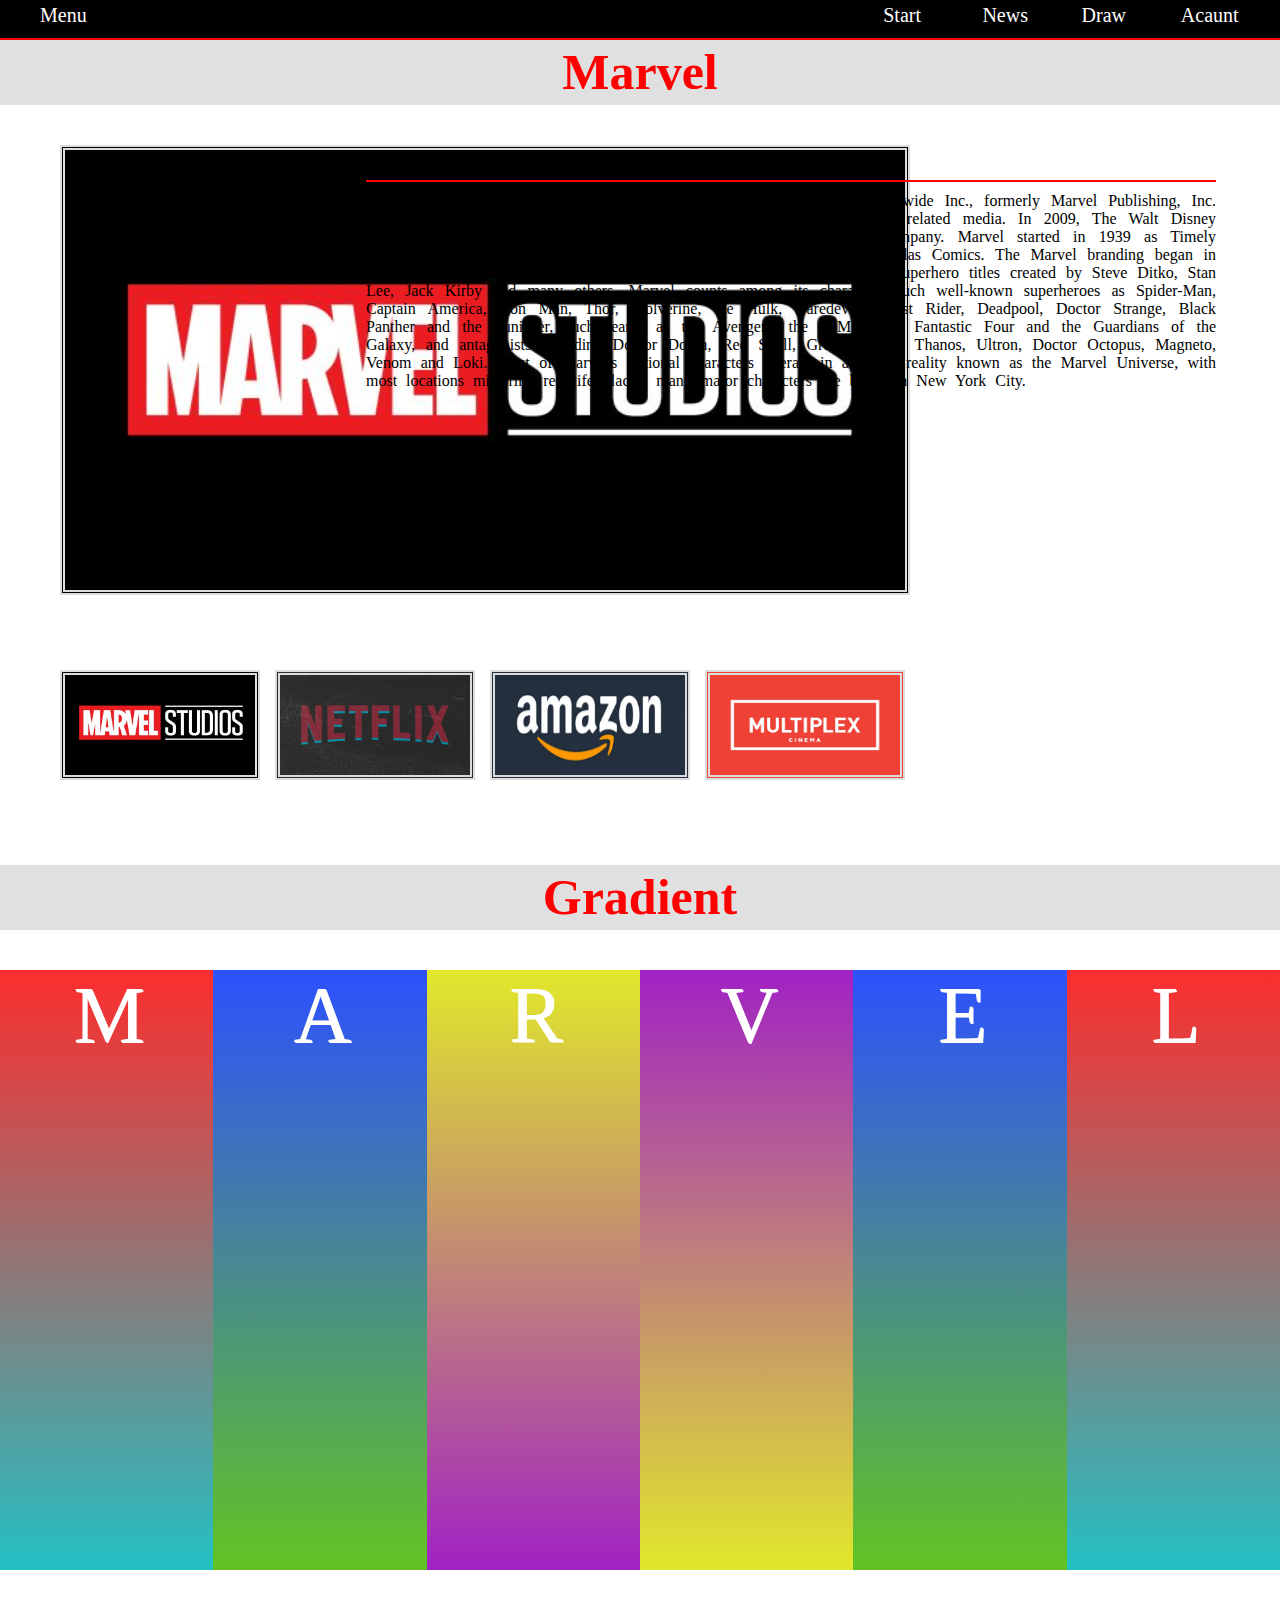
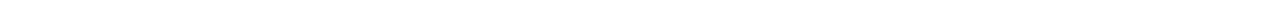
<file: Lesson_4/index.html>
<!DOCTYPE html>
<html lang="en">

<head>
    <!-- <style>
        body{
            background-color: #3d3c3c;
        }
    </style> -->
    <meta charset="UTF-8">
    <meta http-equiv="X-UA-Compatible" content="IE=edge">
    <meta name="viewport" content="width=device-width, initial-scale=1.0">
    <link rel="stylesheet" href="./styles/index.css">
    <title>Document</title>

</head>

<body>
    <!-- <div class="manual0">
    <div class="manual manual1"></div>
    <div class="manual manual2"></div>
    <div class="manual manual3"></div>
    <div class="manual manual4"></div>
    <div class="manual manual5"></div>
    </div> -->


    <ol class="menu0">
        <li class="menu menu1"> Menu
        <!-- <li class="menu-color">1</li> -->
        </li>
        <li class="menu menu2">Start
        <!-- <li class="menu-color">2</li> -->
        </li>
        <li class="menu menu3">News
        <!-- <li class="menu-color">3</li> -->
        </li>
        <li class="menu menu4">Draw
        <!-- <li class="menu-color">4</li> -->
        </li>
        <li class="menu menu5">Acaunt
        <!-- <li class="menu-color">5</li> -->
        </li>
    </ol>

    <h1 class="h1">Marvel</h1>
    <div class="box0">

        <div class="text">
            <h2 class="h2">About marmel</h2>
            <p>Marvel Comics is the brand name and primary imprint of Marvel Worldwide Inc., formerly Marvel Publishing,
                Inc. and Marvel Comics Group, a publisher of American comic books and related media. In 2009, The Walt
                Disney Company acquired Marvel Entertainment, Marvel Worldwide's parent company.

                Marvel started in 1939 as Timely Publications, and by the early 1950s, had generally become known as
                Atlas Comics. The Marvel branding began in 1961, the year that the company launched The Fantastic Four
                and other superhero titles created by Steve Ditko, Stan Lee, Jack Kirby and many others.

                Marvel counts among its characters such well-known superheroes as Spider-Man, Captain America, Iron Man,
                Thor, Wolverine, the Hulk, Daredevil, Ghost Rider, Deadpool, Doctor Strange, Black Panther and the
                Punisher, such teams as the Avengers, the X-Men, the Fantastic Four and the Guardians of the Galaxy, and
                antagonists including Doctor Doom, Red Skull, Green Goblin, Thanos, Ultron, Doctor Octopus, Magneto,
                Venom and Loki. Most of Marvel's fictional characters operate in a single reality known as the Marvel
                Universe, with most locations mirroring real-life places; many major characters are based in New York
                City.</p>
        </div>
    </div>

    <div class="picture">
        <div class="margin0"></div>
        <div class="box margin1"></div>
        <div class="box margin2"></div>
        <div class="box margin3"></div>
        <div class="box margin4"></div>


    </div>






    <!-- Gradient -->
    <h2 class="h02">Gradient</h2>
    <div class="div">

        <div class="Gradient Gradient1">
            <!-- <p class="p02">M</p> -->
            <ul class="ul">
                <li class="li">
                    <p class="p02">M</p>
                </li>
                <li class="li">
                    <p class="p03">Marvel Comics is the brand name and primary imprint of Marvel Worldwide
                        Inc., formerly Marvel Publishing, Inc. and Marvel Comics Group, a publisher of American comic
                        books
                        and related media. In 2009, The Walt Disney Company acquired Marvel Entertainment, Marvel
                        Worldwide's parent company.

                        Marvel started in 1939 as Timely Publications, and by the early 1950s, had generally become
                        known as
                        Atlas Comics. The Marvel branding began in 1961, the year that the company launched The
                        Fantastic
                        Four and other superhero titles created by Steve Ditko, Stan Lee, Jack Kirby and many others.

                        Marvel counts among its characters such well-known superheroes as Spider-Man, Captain America,
                        Iron
                        Man, Thor, Wolverine, the Hulk, Daredevil, Ghost Rider, Deadpool, Doctor Strange, Black Panther
                        and
                        the Punisher, such teams as the Avengers, the X-Men, the Fantastic Four and the Guardians of the
                        Galaxy, and antagonists including Doctor Doom, Red Skull, Green Goblin, Thanos, Ultron, Doctor
                        Octopus, Magneto, Venom and Loki. Most of Marvel's fictional characters operate in a single
                        reality
                        known as the Marvel Universe, with most locations mirroring real-life places; many major
                        characters
                        are based in New York City.</p>
                </li>
            </ul>
            
            

        </div>

        <div class="Gradient Gradient2">
            <!-- <p class="p02">A</p> -->
            <ul class="ul">
                <li class="li">
                    <p class="p02">A</p>
                </li>
                <li class="li">
                    <p class="p03">Marvel Comics is the brand name and primary imprint of Marvel Worldwide
                        Inc., formerly Marvel Publishing, Inc. and Marvel Comics Group, a publisher of American comic
                        books
                        and related media. In 2009, The Walt Disney Company acquired Marvel Entertainment, Marvel
                        Worldwide's parent company.

                        Marvel started in 1939 as Timely Publications, and by the early 1950s, had generally become
                        known as
                        Atlas Comics. The Marvel branding began in 1961, the year that the company launched The
                        Fantastic
                        Four and other superhero titles created by Steve Ditko, Stan Lee, Jack Kirby and many others.

                        Marvel counts among its characters such well-known superheroes as Spider-Man, Captain America,
                        Iron
                        Man, Thor, Wolverine, the Hulk, Daredevil, Ghost Rider, Deadpool, Doctor Strange, Black Panther
                        and
                        the Punisher, such teams as the Avengers, the X-Men, the Fantastic Four and the Guardians of the
                        Galaxy, and antagonists including Doctor Doom, Red Skull, Green Goblin, Thanos, Ultron, Doctor
                        Octopus, Magneto, Venom and Loki. Most of Marvel's fictional characters operate in a single
                        reality
                        known as the Marvel Universe, with most locations mirroring real-life places; many major
                        characters
                        are based in New York City.</p>
                </li>
            </ul>


        </div>

        <div class="Gradient Gradient3">
            <!-- <p class="p02">R</p> -->
            <ul class="ul">
                <li class="li">
                    <p class="p02">R</p>
                </li>
                <li class="li">
                    <p class="p03">Marvel Comics is the brand name and primary imprint of Marvel Worldwide
                        Inc., formerly Marvel Publishing, Inc. and Marvel Comics Group, a publisher of American comic
                        books
                        and related media. In 2009, The Walt Disney Company acquired Marvel Entertainment, Marvel
                        Worldwide's parent company.

                        Marvel started in 1939 as Timely Publications, and by the early 1950s, had generally become
                        known as
                        Atlas Comics. The Marvel branding began in 1961, the year that the company launched The
                        Fantastic
                        Four and other superhero titles created by Steve Ditko, Stan Lee, Jack Kirby and many others.

                        Marvel counts among its characters such well-known superheroes as Spider-Man, Captain America,
                        Iron
                        Man, Thor, Wolverine, the Hulk, Daredevil, Ghost Rider, Deadpool, Doctor Strange, Black Panther
                        and
                        the Punisher, such teams as the Avengers, the X-Men, the Fantastic Four and the Guardians of the
                        Galaxy, and antagonists including Doctor Doom, Red Skull, Green Goblin, Thanos, Ultron, Doctor
                        Octopus, Magneto, Venom and Loki. Most of Marvel's fictional characters operate in a single
                        reality
                        known as the Marvel Universe, with most locations mirroring real-life places; many major
                        characters
                        are based in New York City.</p>
                </li>
            </ul>


        </div>

        <div class="Gradient Gradient4">
            <!-- <p class="p02">V</p> -->
            <ul class="ul">
                <li class="li">
                    <p class="p02">V</p>
                </li>
                <li class="li">
                    <p class="p03">Marvel Comics is the brand name and primary imprint of Marvel Worldwide
                        Inc., formerly Marvel Publishing, Inc. and Marvel Comics Group, a publisher of American comic
                        books
                        and related media. In 2009, The Walt Disney Company acquired Marvel Entertainment, Marvel
                        Worldwide's parent company.

                        Marvel started in 1939 as Timely Publications, and by the early 1950s, had generally become
                        known as
                        Atlas Comics. The Marvel branding began in 1961, the year that the company launched The
                        Fantastic
                        Four and other superhero titles created by Steve Ditko, Stan Lee, Jack Kirby and many others.

                        Marvel counts among its characters such well-known superheroes as Spider-Man, Captain America,
                        Iron
                        Man, Thor, Wolverine, the Hulk, Daredevil, Ghost Rider, Deadpool, Doctor Strange, Black Panther
                        and
                        the Punisher, such teams as the Avengers, the X-Men, the Fantastic Four and the Guardians of the
                        Galaxy, and antagonists including Doctor Doom, Red Skull, Green Goblin, Thanos, Ultron, Doctor
                        Octopus, Magneto, Venom and Loki. Most of Marvel's fictional characters operate in a single
                        reality
                        known as the Marvel Universe, with most locations mirroring real-life places; many major
                        characters
                        are based in New York City.</p>
                </li>
            </ul>


        </div>

        <div class="Gradient Gradient5">
            <!-- <p class="p02">E</p> -->
            <ul class="ul">
                <li class="li">
                    <p class="p02">E</p>
                </li>
                <li class="li">
                    <p class="p03">Marvel Comics is the brand name and primary imprint of Marvel Worldwide
                        Inc., formerly Marvel Publishing, Inc. and Marvel Comics Group, a publisher of American comic
                        books
                        and related media. In 2009, The Walt Disney Company acquired Marvel Entertainment, Marvel
                        Worldwide's parent company.

                        Marvel started in 1939 as Timely Publications, and by the early 1950s, had generally become
                        known as
                        Atlas Comics. The Marvel branding began in 1961, the year that the company launched The
                        Fantastic
                        Four and other superhero titles created by Steve Ditko, Stan Lee, Jack Kirby and many others.

                        Marvel counts among its characters such well-known superheroes as Spider-Man, Captain America,
                        Iron
                        Man, Thor, Wolverine, the Hulk, Daredevil, Ghost Rider, Deadpool, Doctor Strange, Black Panther
                        and
                        the Punisher, such teams as the Avengers, the X-Men, the Fantastic Four and the Guardians of the
                        Galaxy, and antagonists including Doctor Doom, Red Skull, Green Goblin, Thanos, Ultron, Doctor
                        Octopus, Magneto, Venom and Loki. Most of Marvel's fictional characters operate in a single
                        reality
                        known as the Marvel Universe, with most locations mirroring real-life places; many major
                        characters
                        are based in New York City.</p>
                </li>
            </ul>

        </div>

        <div class="Gradient Gradient6">
            <!-- <p class="p02">L</p> -->
            <ul class="ul">
                <li class="li">
                    <p class="p02">L</p>
                </li>
                <li class="li">
                    <p class="p03">Marvel Comics is the brand name and primary imprint of Marvel Worldwide
                        Inc., formerly Marvel Publishing, Inc. and Marvel Comics Group, a publisher of American comic
                        books
                        and related media. In 2009, The Walt Disney Company acquired Marvel Entertainment, Marvel
                        Worldwide's parent company.

                        Marvel started in 1939 as Timely Publications, and by the early 1950s, had generally become
                        known as
                        Atlas Comics. The Marvel branding began in 1961, the year that the company launched The
                        Fantastic
                        Four and other superhero titles created by Steve Ditko, Stan Lee, Jack Kirby and many others.

                        Marvel counts among its characters such well-known superheroes as Spider-Man, Captain America,
                        Iron
                        Man, Thor, Wolverine, the Hulk, Daredevil, Ghost Rider, Deadpool, Doctor Strange, Black Panther
                        and
                        the Punisher, such teams as the Avengers, the X-Men, the Fantastic Four and the Guardians of the
                        Galaxy, and antagonists including Doctor Doom, Red Skull, Green Goblin, Thanos, Ultron, Doctor
                        Octopus, Magneto, Venom and Loki. Most of Marvel's fictional characters operate in a single
                        reality
                        known as the Marvel Universe, with most locations mirroring real-life places; many major
                        characters
                        are based in New York City.</p>
                </li>
            </ul>


        </div>
    </div>


</body>

</html>
</file>
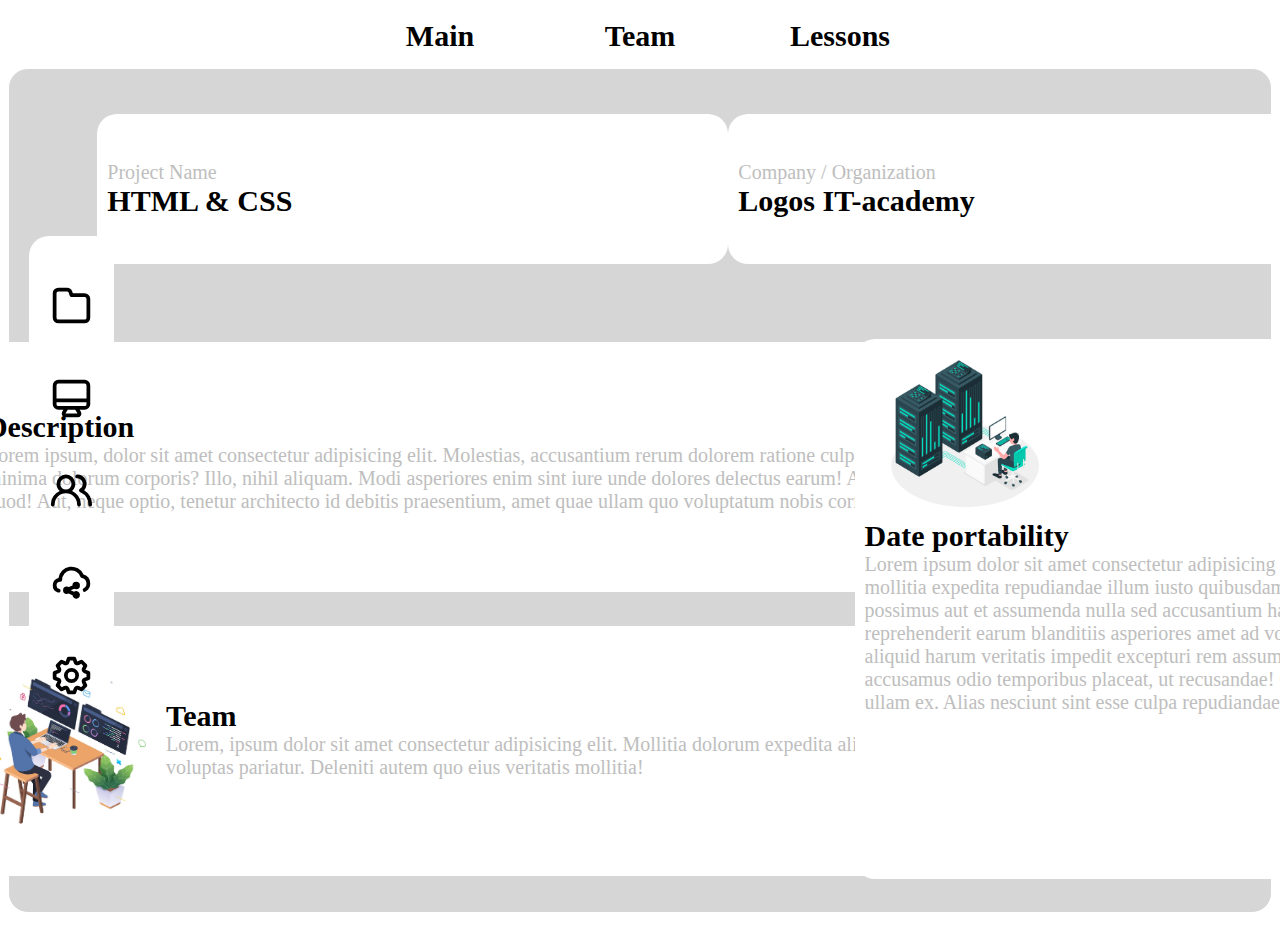
<file: Lesson_5/index.html>
<!DOCTYPE html>
<html lang="en">

<head>
    <meta charset="UTF-8">
    <meta http-equiv="X-UA-Compatible" content="IE=edge">
    <meta name="viewport" content="width=device-width, initial-scale=1.0">
    <link rel="stylesheet" href="./Styles/index.css">
    <!-- <style>
        body {
            background-color: rgb(222, 222, 222);
        }
    </style> -->
    <title>Lesson_5</title>
</head>

<body>


    <div class="menu_start">
        <table>
            <tr class="min">
                <td class="menu"><a href="index.html" class="a1">Main</a></td>
                <td class="menu"><a href="team.html" class="a1">Team</a></td>
                <td class="menu"><a href="lessons.html" class="a1">Lessons</a></td>
            </tr>
        </table>
    </div>

    <div class="background_color">
        <div class="box2">
            <div class="main0">
                <div class="main"><a class="a_0" href=""><img class="main_001" src="./Picture/folder.svg" alt="#">
                        <div class="main_002">
                            <p class="p_00">Project</p>
                        </div>
                    </a></div>
                <div class="main"><a class="a_0" href="account.html"><img class="main_001" src="./Picture/monitor.svg"
                            alt="#">
                        <div class="main_002">
                            <p class="p_00">Account</p>
                        </div>
                    </a></div>
                <div class="main"><a class="a_0" href=""><img class="main_001" src="./Picture/users-alt.svg" alt="#">
                        <div class="main_002">
                            <p class="p_00">Grups</p>
                        </div>
                    </a></div>
                <div class="main"><a class="a_0" href=""><img class="main_001" src="./Picture/cloud-share.svg" alt="#">
                        <div class="main_002">
                            <p class="p_00">Cloud</p>
                        </div>
                    </a></div>
                <div class="main"><a class="a_0" href=""><img class="main_001" src="./Picture/cog.svg" alt="#">
                        <div class="main_002">
                            <p class="p_00">Setting</p>
                        </div>
                    </a></div>
            </div>
        </div>
       
        <div class="box3">

            <div class="box4">
                <div class="mor mor0">
                    <p class="p_01_01">Project Name</p>
                    <p class="p_02_02">HTML & CSS</p>
                </div>
                <div class="mor mor0">
                    <p class="p_01_01">Company / Organization</p>
                    <p class="p_02_02">Logos IT-academy</p>
                </div>
            </div>
            <div class="box6">
                <div class="box5">
                    <div class="mor1">
                        <p class="p_02_02">Description</p>
                        <p class="p_01_01 p00">Lorem ipsum, dolor sit amet consectetur adipisicing elit. Molestias,
                            accusantium
                            rerum dolorem ratione culpa officiis minima dolorum corporis? Illo, nihil aliquam. Modi
                            asperiores enim sint iure unde dolores delectus earum! At nam fuga quod! Aut, neque optio,
                            tenetur architecto id debitis praesentium, amet quae ullam quo voluptatum nobis corrupti et.
                        </p>
                    </div>
                    <div class="mor1 mor2">
                        <div><img class="picture1" src="./Picture/team.jpg" alt="#"></div>
                        <div class="text1">
                            <p class="p_02_02">Team</p>
                            <p class="p_01_01 p01">Lorem, ipsum dolor sit amet consectetur adipisicing elit. Mollitia
                                dolorum
                                expedita aliquid voluptas pariatur. Deleniti autem quo eius veritatis mollitia!</p>
                        </div>
                    </div>
                </div>
                <div class="mor3 mor4">
                    <div><img class="picture2" src="./Picture/data.jpg" alt="#"></div>
                    <div class="text2">
                        <p class="p_02_02">Date portability</p>
                        <p class="p_01_01 p02">Lorem ipsum dolor sit amet consectetur adipisicing elit. Porro quod natus
                            facilis
                            mollitia expedita repudiandae illum iusto quibusdam quis beatae nihil, id unde, possimus aut
                            et assumenda nulla sed accusantium harum culpa? Quos reprehenderit earum blanditiis
                            asperiores amet ad voluptatibus necessitatibus aliquid harum veritatis impedit excepturi rem
                            assumenda dolor pariatur, sint totam accusamus odio temporibus placeat, ut recusandae! Cum
                            temporibus ad delectus ullam ex. Alias nesciunt sint esse culpa repudiandae?</p>
                    </div>
                </div>
            </div>
        </div>
    </div>

    <!-- <div class="box1"> -->
    <!-- <div class="project">
            <div class="project-name1"><p class="p_1">Project Name</p><h3 class="h3">HTML & CSS</h3></div>
            <div class="project-name2"><p class="p_1">Company /  Organization</p><h3 class="h3">Logos IT-academy</h3></div>
        </div> -->

    <!-- <div class="box2">
            <table class="main1">
                <tr class="main0">
                    <td class="main"><img src="./Picture/folder.svg" alt="#"></td>
                    <td class="main"><img src="./Picture/monitor.svg" alt="#"></td>
                    <td class="main"><img src="./Picture/users-alt.svg" alt="#"></td>
                    <td class="main"><img src="./Picture/cloud-share.svg" alt="#"></td>
                    <td class="main"><img src="./Picture/cog.svg" alt="#"></td>
                </tr>
            </table>
        </div> -->

    <!-- <div class="box3">
            <table style="width:100%">
                <tr>
                    style="width:70%"
                    colspan="2" rowspan="2"

                    <th class="th0 th1"></th>
                    <th class="th0 th1"></th>
                    <th class="th0 th1"></th>
                    <th class="th0 th1"></th>
                    <th class="th0 th1"></th>
                    <th class="th0 th1"></th>
                    <th class="th0 th1"></th>
                    <th class="th0 th1"></th>
                    <th class="th0 th1"></th>
                    <th class="th0 th1"></th>
                    <th class="th0 th1"></th>
                    <th class="th0 th1"></th>
                    <th class="th0 th1"></th>
                    <th class="th0 th1"></th>
                    <th class="th0 th1"></th>
                    <th class="th0 th1"></th>
                    <th class="th0 th1"></th>
                    <th class="th0 th1"></th>
                    <th class="th0 th1"></th>
                    <th class="th0 th1"></th>
                    <th class="th0 th1"></th>
                    <th class="th0 th1"></th>
                    <th class="th0 th1"></th>
                    <th class="th0 th1"></th>
                    <th class="th0 th1"></th>
                </tr>
                <tr>
                    <th class="th0 th2"></th>
                    <th class="th0 th2_1" colspan="11" rowspan="4"><div class="p_01"><p class="p_1">Project Name</p><p class="p_1_2">HTML & CSS</p></div></th>
                    <th class="th0 th2">2</th>
                    <th class="th0 th2">2</th>
                    <th class="th0 th2">2</th>
                    <th class="th0 th2">2</th>
                    <th class="th0 th2">2</th>
                    <th class="th0 th2">2</th>
                    <th class="th0 th2">2</th>
                    <th class="th0 th2">2</th>
                    <th class="th0 th2">2</th>
                    <th class="th0 th2">2</th>
                    <th class="th0 th2">2</th>
                    <th class="th0 th2"></th>
                    <th class="th0 th2_2" colspan="11" rowspan="4"><div class="p_01"><p class="p_1">Company / Organization</p><p class="p_1_2">Logos IT-academy</p></div></th>
                    <th class="th0 th2">2</th>
                    <th class="th0 th2">2</th>
                    <th class="th0 th2">2</th>
                    <th class="th0 th2">2</th>
                    <th class="th0 th2">2</th>
                    <th class="th0 th2">2</th>
                    <th class="th0 th2">2</th>
                    <th class="th0 th2">2</th>
                    <th class="th0 th2">2</th>
                    <th class="th0 th2">2</th>
                    <th class="th0 th2"></th>
                </tr>
                <tr>
                    <th class="th0 th3">3</th>
                    <th class="th0 th3">3</th>
                    <th class="th0 th3">3</th>
                    <th class="th0 th3">3</th>
                    <th class="th0 th3">3</th>
                    <th class="th0 th3">3</th>
                    <th class="th0 th3">3</th>
                    <th class="th0 th3">3</th>
                    <th class="th0 th3">3</th>
                    <th class="th0 th3">3</th>
                    <th class="th0 th3">3</th>
                    <th class="th0 th3">3</th>
                    <th class="th0 th3">3</th>
                    <th class="th0 th3">3</th>
                    <th class="th0 th3">3</th>
                    <th class="th0 th3">3</th>
                    <th class="th0 th3">3</th>
                    <th class="th0 th3">3</th>
                    <th class="th0 th3">3</th>
                    <th class="th0 th3">3</th>
                    <th class="th0 th3">3</th>
                    <th class="th0 th3">3</th>
                    <th class="th0 th3"></th>
                    <th class="th0 th3"></th>
                    <th class="th0 th3"></th>
                </tr>
                <tr>
                    <th class="th0 th4">4</th>
                    <th class="th0 th4">4</th>
                    <th class="th0 th4">4</th>
                    <th class="th0 th4">4</th>
                    <th class="th0 th4">4</th>
                    <th class="th0 th4">4</th>
                    <th class="th0 th4">4</th>
                    <th class="th0 th4">4</th>
                    <th class="th0 th4">4</th>
                    <th class="th0 th4">4</th>
                    <th class="th0 th4">4</th>
                    <th class="th0 th4">4</th>
                    <th class="th0 th4">4</th>
                    <th class="th0 th4">4</th>
                    <th class="th0 th4">4</th>
                    <th class="th0 th4">4</th>
                    <th class="th0 th4">4</th>
                    <th class="th0 th4">4</th>
                    <th class="th0 th4">4</th>
                    <th class="th0 th4">4</th>
                    <th class="th0 th4">4</th>
                    <th class="th0 th4">4</th>
                    <th class="th0 th4"></th>
                    <th class="th0 th4"></th>
                    <th class="th0 th4"></th>
                </tr>
                <tr>
                    <th class="th0 th5"></th>
                    <th class="th0 th5"></th>
                    <th class="th0 th5"></th>
                    <th class="th0 th5">5</th>
                    <th class="th0 th5">5</th>
                    <th class="th0 th5">5</th>
                    <th class="th0 th5">5</th>
                    <th class="th0 th5">5</th>
                    <th class="th0 th5">5</th>
                    <th class="th0 th5">5</th>
                    <th class="th0 th5">5</th>
                    <th class="th0 th5">5</th>
                    <th class="th0 th5">5</th>
                    <th class="th0 th5">5</th>
                    <th class="th0 th5">5</th>
                    <th class="th0 th5">5</th>
                    <th class="th0 th5">5</th>
                    <th class="th0 th5">5</th>
                    <th class="th0 th5">5</th>
                    <th class="th0 th5">5</th>
                    <th class="th0 th5">5</th>
                    <th class="th0 th5">5</th>
                    <th class="th0 th5">5</th>
                    <th class="th0 th5">5</th>
                    <th class="th0 th5">5</th>
                </tr>
                <tr>
                    <th class="th0 th5"></th>
                    <th class="th0 th6"></th>
                    <th class="th0 th5"></th>
                    <th class="th0 th6"></th>
                    <th class="th0 th6"></th>
                    <th class="th0 th6"></th>
                    <th class="th0 th6"></th>
                    <th class="th0 th6"></th>
                    <th class="th0 th6"></th>
                    <th class="th0 th6"></th>
                    <th class="th0 th6"></th>
                    <th class="th0 th6"></th>
                    <th class="th0 th6"></th>
                    <th class="th0 th6"></th>
                    <th class="th0 th6"></th>
                    <th class="th0 th6"></th>
                    <th class="th0 th6"></th>
                    <th class="th0 th6"></th>
                    <th class="th0 th6"></th>
                    <th class="th0 th6"></th>
                    <th class="th0 th6"></th>
                    <th class="th0 th6"></th>
                    <th class="th0 th6"></th>
                    <th class="th0 th6"></th>
                    <th class="th0 th6"></th>
                </tr>
                <tr>
                    <th class="th0 th7"></th>
                    <th class="th0 th7_1" colspan="15" rowspan="6"><div class="p_02"><p class="p_1_2">Description</p><p class="p_1">Lorem ipsum dolor, sit amet consectetur adipisicing elit. Nostrum, maxime delectus? Necessitatibus dolore consequuntur reiciendis earum? Corrupti accusamus sequi qui assumenda, maxime consequuntur unde nihil eveniet magnam nulla! Fuga, expedita!</p></div></th>
                    <th class="th0 th7"></th>
                    <th class="th0 th7_2" colspan="7" rowspan="13">1</th>
                    <th class="th0 th7"></th>
                    <th class="th0 th7">7</th>
                    <th class="th0 th7">7</th>
                    <th class="th0 th7">7</th>
                    <th class="th0 th7">7</th>
                    <th class="th0 th7">7</th>
                    <th class="th0 th7">7</th>
                    <th class="th0 th7">7</th>
                    <th class="th0 th7">7</th>
                    <th class="th0 th7">7</th>
                    <th class="th0 th7">7</th>
                    <th class="th0 th7">7</th>
                    <th class="th0 th7">7</th>
                    <th class="th0 th7">7</th>
                    <th class="th0 th7">7</th>
                    <th class="th0 th7">7</th>
                    <th class="th0 th7">7</th>
                    <th class="th0 th7">7</th>
                    <th class="th0 th7">7</th>
                    <th class="th0 th7">7</th>
                    <th class="th0 th7">7</th>
                </tr>
                <tr>
                    <th class="th0 th8"></th>
                    <th class="th0 th8"></th>
                    <th class="th0 th8"></th>
                    <th class="th0 th8">8</th>
                    <th class="th0 th8">8</th>
                    <th class="th0 th8">8</th>
                    <th class="th0 th8">8</th>
                    <th class="th0 th8">8</th>
                    <th class="th0 th8">8</th>
                    <th class="th0 th8">8</th>
                    <th class="th0 th8">8</th>
                    <th class="th0 th8">8</th>
                    <th class="th0 th8">8</th>
                    <th class="th0 th8">8</th>
                    <th class="th0 th8">8</th>
                    <th class="th0 th8">8</th>
                    <th class="th0 th8">8</th>
                    <th class="th0 th8">8</th>
                    <th class="th0 th8">8</th>
                    <th class="th0 th8">8</th>
                    <th class="th0 th8">8</th>
                    <th class="th0 th8">8</th>
                    <th class="th0 th8">8</th>
                    <th class="th0 th8">8</th>
                    <th class="th0 th8">8</th>
                </tr>
                <tr>
                    <th class="th0 th9"></th>
                    <th class="th0 th9"></th>
                    <th class="th0 th9"></th>
                    <th class="th0 th9">9</th>
                    <th class="th0 th9">9</th>
                    <th class="th0 th9">9</th>
                    <th class="th0 th9">9</th>
                    <th class="th0 th9">9</th>
                    <th class="th0 th9">9</th>
                    <th class="th0 th9">9</th>
                    <th class="th0 th9">9</th>
                    <th class="th0 th9">9</th>
                    <th class="th0 th9">9</th>
                    <th class="th0 th9">9</th>
                    <th class="th0 th9">9</th>
                    <th class="th0 th9">9</th>
                    <th class="th0 th9">9</th>
                    <th class="th0 th9">9</th>
                    <th class="th0 th9">9</th>
                    <th class="th0 th9">9</th>
                    <th class="th0 th9">9</th>
                    <th class="th0 th9">9</th>
                    <th class="th0 th9">9</th>
                    <th class="th0 th9">9</th>
                    <th class="th0 th9">9</th>
                </tr>
                <tr>
                    <th class="th0 th10"></th>
                    <th class="th0 th10"></th>
                    <th class="th0 th10"></th>
                    <th class="th0 th10">10</th>
                    <th class="th0 th10">10</th>
                    <th class="th0 th10">10</th>
                    <th class="th0 th10">10</th>
                    <th class="th0 th10">10</th>
                    <th class="th0 th10">10</th>
                    <th class="th0 th10">10</th>
                    <th class="th0 th10">10</th>
                    <th class="th0 th10">10</th>
                    <th class="th0 th10">10</th>
                    <th class="th0 th10">10</th>
                    <th class="th0 th10">10</th>
                    <th class="th0 th10">10</th>
                    <th class="th0 th10">10</th>
                    <th class="th0 th10">10</th>
                    <th class="th0 th10">10</th>
                    <th class="th0 th10">10</th>
                    <th class="th0 th10">10</th>
                    <th class="th0 th10">10</th>
                    <th class="th0 th10">10</th>
                    <th class="th0 th10">10</th>
                    <th class="th0 th10">10</th>
                </tr>
                <tr>
                    <th class="th0 th11"></th>
                    <th class="th0 th11"></th>
                    <th class="th0 th11"></th>
                    <th class="th0 th11">11</th>
                    <th class="th0 th11">11</th>
                    <th class="th0 th11">11</th>
                    <th class="th0 th11">11</th>
                    <th class="th0 th11">11</th>
                    <th class="th0 th11">11</th>
                    <th class="th0 th11">11</th>
                    <th class="th0 th11">11</th>
                    <th class="th0 th11">11</th>
                    <th class="th0 th11">11</th>
                    <th class="th0 th11">11</th>
                    <th class="th0 th11">11</th>
                    <th class="th0 th11">11</th>
                    <th class="th0 th11">11</th>
                    <th class="th0 th11">11</th>
                    <th class="th0 th11">11</th>
                    <th class="th0 th11">11</th>
                    <th class="th0 th11">11</th>
                    <th class="th0 th11">11</th>
                    <th class="th0 th11">11</th>
                    <th class="th0 th11">11</th>
                    <th class="th0 th11">11</th>
                </tr>
                <tr>
                    <th class="th0 th12"></th>
                    <th class="th0 th12"></th>
                    <th class="th0 th12"></th>
                    <th class="th0 th12">12</th>
                    <th class="th0 th12">12</th>
                    <th class="th0 th12">12</th>
                    <th class="th0 th12">12</th>
                    <th class="th0 th12">12</th>
                    <th class="th0 th12">12</th>
                    <th class="th0 th12">12</th>
                    <th class="th0 th12">12</th>
                    <th class="th0 th12">12</th>
                    <th class="th0 th12">12</th>
                    <th class="th0 th12">12</th>
                    <th class="th0 th12">12</th>
                    <th class="th0 th12">12</th>
                    <th class="th0 th12">12</th>
                    <th class="th0 th12">12</th>
                    <th class="th0 th12">12</th>
                    <th class="th0 th12">12</th>
                    <th class="th0 th12">12</th>
                    <th class="th0 th12">12</th>
                    <th class="th0 th12">12</th>
                    <th class="th0 th12">12</th>
                    <th class="th0 th12">12</th>
                </tr>
                <tr>
                    <th class="th0 th13"></th>
                    <th class="th0 th13"></th>
                    <th class="th0 th13"></th>
                    <th class="th0 th13"></th>
                    <th class="th0 th13"></th>
                    <th class="th0 th13"></th>
                    <th class="th0 th13"></th>
                    <th class="th0 th13"></th>
                    <th class="th0 th13"></th>
                    <th class="th0 th13"></th>
                    <th class="th0 th13"></th>
                    <th class="th0 th13"></th>
                    <th class="th0 th13"></th>
                    <th class="th0 th13"></th>
                    <th class="th0 th13"></th>
                    <th class="th0 th13"></th>
                    <th class="th0 th13"></th>
                    <th class="th0 th13"></th>
                    <th class="th0 th13">13</th>
                    <th class="th0 th13">13</th>
                    <th class="th0 th13">13</th>
                    <th class="th0 th13">13</th>
                    <th class="th0 th13">13</th>
                    <th class="th0 th13">13</th>
                    <th class="th0 th13">13</th>
                </tr>
                <tr>
                    <th class="th0 th14"></th>
                    <th class="th0 th14_1" colspan="15" rowspan="6"><div class="picture_1"><img src="./Picture/team.jpg" alt="#" class="picture_1_1"></div><div class="picture1"><p class="p_1_2">Team</p><p class="p_1">Lorem ipsum dolor sit amet, consectetur adipisicing elit. Cupiditate, fuga.</p></div></th>
                    <th class="th0 th14"></th>
                    <th class="th0 th14"></th>
                    <th class="th0 th14">14</th>
                    <th class="th0 th14">14</th>
                    <th class="th0 th14">14</th>
                    <th class="th0 th14">14</th>
                    <th class="th0 th14">14</th>
                    <th class="th0 th14">14</th>
                    <th class="th0 th14">14</th>
                    <th class="th0 th14">14</th>
                    <th class="th0 th14">14</th>
                    <th class="th0 th14">14</th>
                    <th class="th0 th14">14</th>
                    <th class="th0 th14">14</th>
                    <th class="th0 th14">14</th>
                    <th class="th0 th14">14</th>
                    <th class="th0 th14">14</th>
                    <th class="th0 th14">14</th>
                    <th class="th0 th14">14</th>
                    <th class="th0 th14">14</th>
                    <th class="th0 th14">14</th>
                    <th class="th0 th14">14</th>
                    <th class="th0 th14">14</th>
                </tr>
                <tr>
                    <th class="th0 th15"></th>
                    <th class="th0 th15"></th>
                    <th class="th0 th15"></th>
                    <th class="th0 th15">15</th>
                    <th class="th0 th15">15</th>
                    <th class="th0 th15">15</th>
                    <th class="th0 th15">15</th>
                    <th class="th0 th15">15</th>
                    <th class="th0 th15">15</th>
                    <th class="th0 th15">15</th>
                    <th class="th0 th15">15</th>
                    <th class="th0 th15">15</th>
                    <th class="th0 th15">15</th>
                    <th class="th0 th15">15</th>
                    <th class="th0 th15">15</th>
                    <th class="th0 th15">15</th>
                    <th class="th0 th15">15</th>
                    <th class="th0 th15">15</th>
                    <th class="th0 th15">15</th>
                    <th class="th0 th15">15</th>
                    <th class="th0 th15">15</th>
                    <th class="th0 th15">15</th>
                    <th class="th0 th15">15</th>
                    <th class="th0 th15">15</th>
                    <th class="th0 th15">15</th>
                </tr>
                <tr>
                    <th class="th0 th16"></th>
                    <th class="th0 th16"></th>
                    <th class="th0 th16"></th>
                    <th class="th0 th16">16</th>
                    <th class="th0 th16">16</th>
                    <th class="th0 th16">16</th>
                    <th class="th0 th16">16</th>
                    <th class="th0 th16">16</th>
                    <th class="th0 th16">16</th>
                    <th class="th0 th16">16</th>
                    <th class="th0 th16">16</th>
                    <th class="th0 th16">16</th>
                    <th class="th0 th16">16</th>
                    <th class="th0 th16">16</th>
                    <th class="th0 th16">16</th>
                    <th class="th0 th16">16</th>
                    <th class="th0 th16">16</th>
                    <th class="th0 th16">16</th>
                    <th class="th0 th16">16</th>
                    <th class="th0 th16">16</th>
                    <th class="th0 th16">16</th>
                    <th class="th0 th16">16</th>
                    <th class="th0 th16">16</th>
                    <th class="th0 th16">16</th>
                    <th class="th0 th16">16</th>
                </tr>
                <tr>
                    <th class="th0 th17"></th>
                    <th class="th0 th17"></th>
                    <th class="th0 th17"></th>
                    <th class="th0 th17">17</th>
                    <th class="th0 th17">17</th>
                    <th class="th0 th17">17</th>
                    <th class="th0 th17">17</th>
                    <th class="th0 th17">17</th>
                    <th class="th0 th17">17</th>
                    <th class="th0 th17">17</th>
                    <th class="th0 th17">17</th>
                    <th class="th0 th17">17</th>
                    <th class="th0 th17">17</th>
                    <th class="th0 th17">17</th>
                    <th class="th0 th17">17</th>
                    <th class="th0 th17">17</th>
                    <th class="th0 th17">17</th>
                    <th class="th0 th17">17</th>
                    <th class="th0 th17">17</th>
                    <th class="th0 th17">17</th>
                    <th class="th0 th17">17</th>
                    <th class="th0 th17">17</th>
                    <th class="th0 th17">17</th>
                    <th class="th0 th17">17</th>
                    <th class="th0 th17">17</th>
                </tr>
                <tr>
                    <th class="th0 th18"></th>
                    <th class="th0 th18"></th>
                    <th class="th0 th18"></th>
                    <th class="th0 th18">18</th>
                    <th class="th0 th18">18</th>
                    <th class="th0 th18">18</th>
                    <th class="th0 th18">18</th>
                    <th class="th0 th18">18</th>
                    <th class="th0 th18">18</th>
                    <th class="th0 th18">18</th>
                    <th class="th0 th18">18</th>
                    <th class="th0 th18">18</th>
                    <th class="th0 th18">18</th>
                    <th class="th0 th18">18</th>
                    <th class="th0 th18">18</th>
                    <th class="th0 th18">18</th>
                    <th class="th0 th18">18</th>
                    <th class="th0 th18">18</th>
                    <th class="th0 th18">18</th>
                    <th class="th0 th18">18</th>
                    <th class="th0 th18">18</th>
                    <th class="th0 th18">18</th>
                    <th class="th0 th18">18</th>
                    <th class="th0 th18">18</th>
                    <th class="th0 th18">18</th>
                </tr>
                <tr>
                    <th class="th0 th19"></th>
                    <th class="th0 th19"></th>
                    <th class="th0 th19"></th>
                    <th class="th0 th19">19</th>
                    <th class="th0 th19">19</th>
                    <th class="th0 th19">19</th>
                    <th class="th0 th19">19</th>
                    <th class="th0 th19">19</th>
                    <th class="th0 th19">19</th>
                    <th class="th0 th19">19</th>
                    <th class="th0 th19">19</th>
                    <th class="th0 th19">19</th>
                    <th class="th0 th19">19</th>
                    <th class="th0 th19">19</th>
                    <th class="th0 th19">19</th>
                    <th class="th0 th19">19</th>
                    <th class="th0 th19">19</th>
                    <th class="th0 th19">19</th>
                    <th class="th0 th19">19</th>
                    <th class="th0 th19">19</th>
                    <th class="th0 th19">19</th>
                    <th class="th0 th19">19</th>
                    <th class="th0 th19">19</th>
                    <th class="th0 th19">19</th>
                    <th class="th0 th19">19</th>
                </tr>
                <tr>
                    <th class="th0 th20"></th>
                    <th class="th0 th20"></th>
                    <th class="th0 th20"></th>
                    <th class="th0 th20"></th>
                    <th class="th0 th20"></th>
                    <th class="th0 th20"></th>
                    <th class="th0 th20"></th>
                    <th class="th0 th20"></th>
                    <th class="th0 th20"></th>
                    <th class="th0 th20"></th>
                    <th class="th0 th20"></th>
                    <th class="th0 th20"></th>
                    <th class="th0 th20"></th>
                    <th class="th0 th20"></th>
                    <th class="th0 th20"></th>
                    <th class="th0 th20"></th>
                    <th class="th0 th20"></th>
                    <th class="th0 th20"></th>
                    <th class="th0 th20"></th>
                    <th class="th0 th20"></th>
                    <th class="th0 th20"></th>
                    <th class="th0 th20"></th>
                    <th class="th0 th20"></th>
                    <th class="th0 th20"></th>
                    <th class="th0 th20"></th>
                </tr>



            </table> -->
    <!-- </div> -->



    <!-- </div> -->

</body>

</html>
</file>
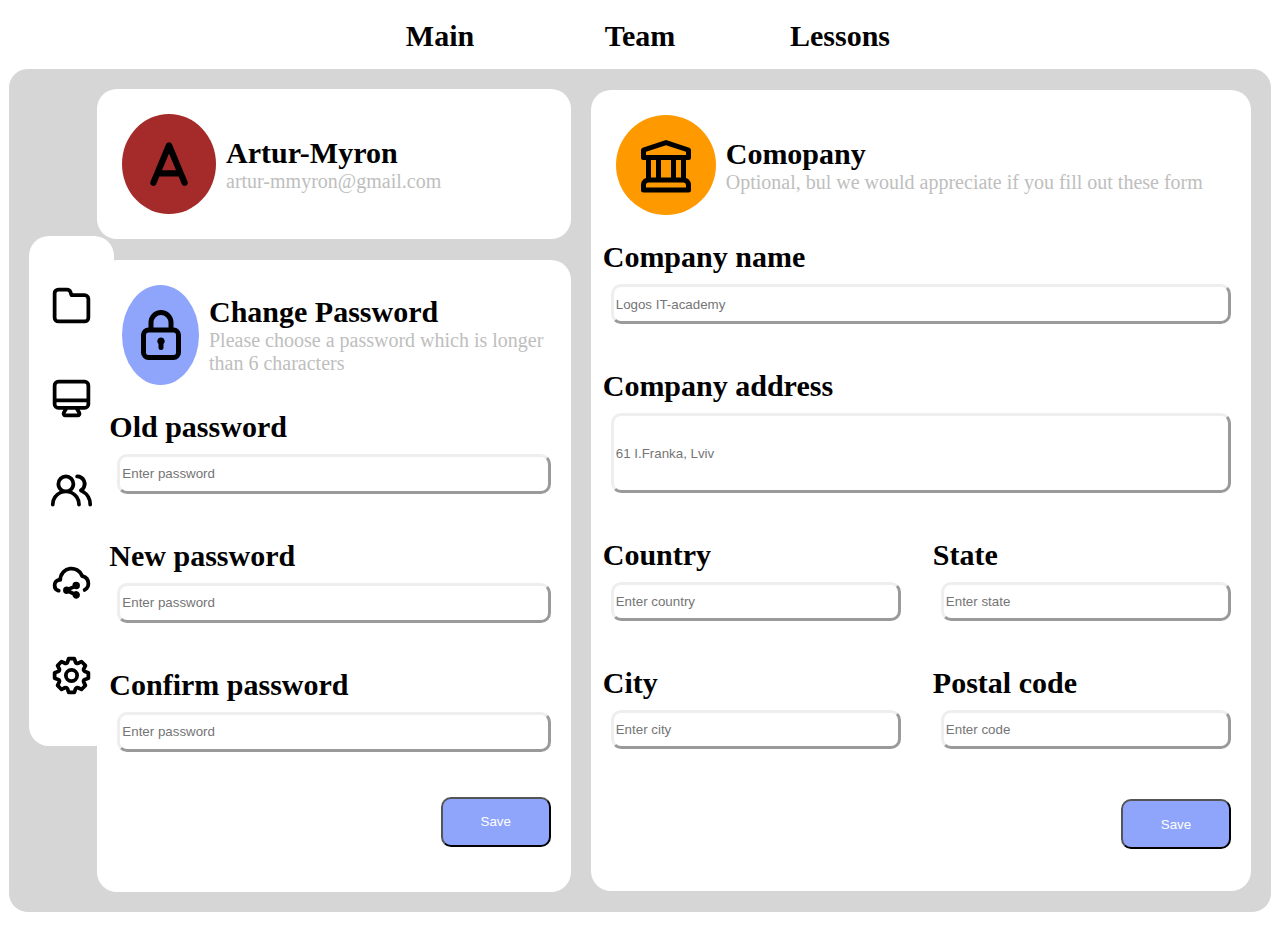
<file: Lesson_5/account.html>
<!DOCTYPE html>
<html lang="en">

<head>
    <meta charset="UTF-8">
    <meta http-equiv="X-UA-Compatible" content="IE=edge">
    <meta name="viewport" content="width=device-width, initial-scale=1.0">
    <link rel="stylesheet" href="./Styles/index.css">
    <title>Account</title>
</head>

<body>

    <div class="menu_start">
        <table>
            <tr class="min">
                <td class="menu"><a href="index.html" class="a1">Main</a></td>
                <td class="menu"><a href="team.html" class="a1">Team</a></td>
                <td class="menu"><a href="./lessons.html" class="a1">Lessons</a></td>
            </tr>
        </table>
    </div>

    <div class="background_color">
        <div class="box2">
            <div class="main0">
                <div class="main"><a class="a_0" href=""><img class="main_001" src="./Picture/folder.svg" alt="#">
                        <div class="main_002">
                            <p class="p_00">Project</p>
                        </div>
                    </a></div>
                <div class="main"><a class="a_0" href="account.html"><img class="main_001" src="./Picture/monitor.svg"
                            alt="#">
                        <div class="main_002">
                            <p class="p_00">Account</p>
                        </div>
                    </a></div>
                <div class="main"><a class="a_0" href=""><img class="main_001" src="./Picture/users-alt.svg" alt="#">
                        <div class="main_002">
                            <p class="p_00">Grups</p>
                        </div>
                    </a></div>
                <div class="main"><a class="a_0" href=""><img class="main_001" src="./Picture/cloud-share.svg" alt="#">
                        <div class="main_002">
                            <p class="p_00">Cloud</p>
                        </div>
                    </a></div>
                <div class="main"><a class="a_0" href=""><img class="main_001" src="./Picture/cog.svg" alt="#">
                        <div class="main_002">
                            <p class="p_00">Setting</p>
                        </div>
                    </a></div>
            </div>
        </div>
        <div class="account_0">
            <div class="account_01">
                <div class="names">
                    <img class="user" src="./Picture/a-solid.svg" alt="#">
                </div>
                <div class="surname">
                    <p class="p_02_02">Artur-Myron</p>
                    <p class="p_01_01">artur-mmyron@gmail.com</p>
                </div>
            </div>
            <div class="account_02">
                <div class="padlock0">
                    <div class="padlock_0">
                        <img class="padlock" src="./Picture/padlock.svg" alt="#"> </div>
                    <div class="password_00">
                        <p class="p_02_02">Change Password</p>
                        <p class="p_01_01">Please choose a password which is longer than 6 characters</p>
                    </div>
                </div>

                <div class="password">
                    <form action="#" method="get" enctype="application/x-www-form-urlencoded"></form>
                    <legend class="p_02_02">Old password</legend>
                    <input class="input" type="password" name="name" placeholder="Enter password">
                    <legend class="p_02_02">New password</legend>
                    <input class="input" type="password" name="name" placeholder="Enter password">
                    <legend class="p_02_02">Confirm password</legend>
                    <input class="input" type="password" name="name" placeholder="Enter password">
                    </form>
                </div>
                <div class="revers">
                    <button class="save" type="submit">Save</button>

                    <!-- <div class="save">
                        <p class="p_02_02">Save</p>
                    </div> -->
                </div>
            </div>
        </div>
        <div class="account_00">
            <div class="account_03">
                <div class="company_00">
                    <div class="company_picture">
                        <img class="company_picture0" src="./Picture/university.svg" alt="#">
                    </div>
                    <div class="company_text">
                        <p class="p_02_02">Comopany</p>
                        <p class="p_01_01">Optional, bul we would appreciate if you fill out these form</p>
                    </div>
                </div>
                <div class="company_name">
                    <form action="#" method="get" enctype="application/x-www-form-urlencoded"></form>
                    <legend class="p_02_02">Company name</legend>
                    <input class="input" type="text" name="name" placeholder="Logos IT-academy">
                    <legend class="p_02_02">Company address</legend>
                    <input class="input_1" type="text" name="name" placeholder="61 I.Franka, Lviv">


                </div>
                <div class="company_city0">
                    <div class="company_city1">
                        <form action="#" method="get" enctype="application/x-www-form-urlencoded"></form>
                        <legend class="p_02_02">Country</legend>
                        <input class="input" type="text" name="name" placeholder="Enter country">
                        <legend class="p_02_02">City</legend>
                        <input class="input" type="text" name="name" placeholder="Enter city">
                    </div>
                    <div class="company_city2">
                        <form action="#" method="get" enctype="application/x-www-form-urlencoded"></form>
                        <legend class="p_02_02">State</legend>
                        <input class="input" type="text" name="name" placeholder="Enter state">
                        <legend class="p_02_02">Postal code</legend>
                        <input class="input" type="text" name="name" placeholder="Enter code">
                    </div>
                </div>
                <div class="revers1">
                    <button class="save" type="submit">Save</button>
                    <!-- <div class="save1">
                        <p class="p_02_02">Save</p>
                    </div> -->
                </div>
            </div>
        </div>



</body>

</html>
</file>
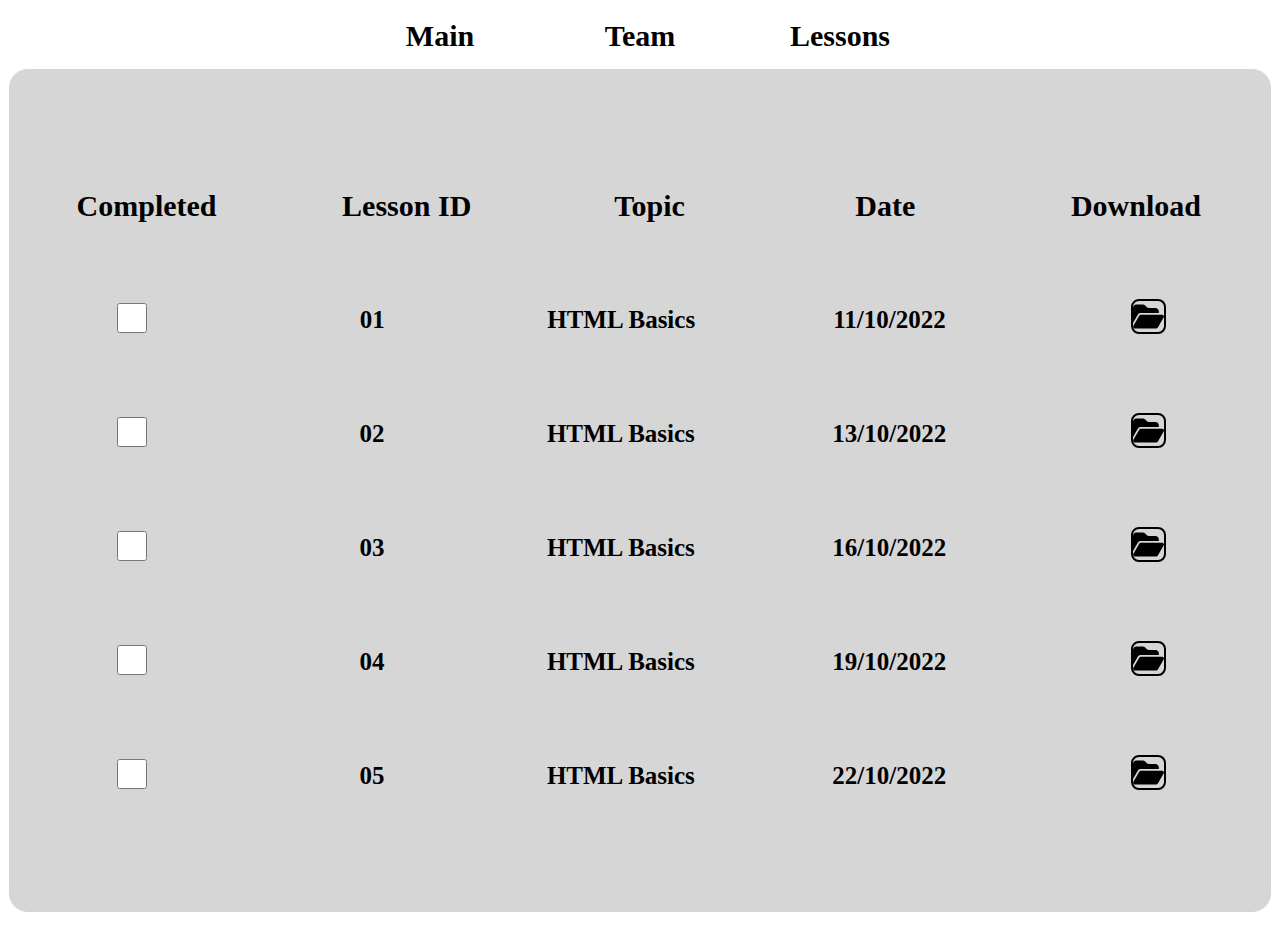
<file: Lesson_5/lessons.html>
<!DOCTYPE html>
<html lang="en">

<head>
    <meta charset="UTF-8">
    <meta http-equiv="X-UA-Compatible" content="IE=edge">
    <meta name="viewport" content="width=device-width, initial-scale=1.0">
    <link rel="stylesheet" href="./Styles/index.css">
    <title>Lessons page</title>
</head>

<body>

    <div class="menu_start">
        <table>
            <tr class="min">
                <td class="menu"><a href="index.html" class="a1">Main</a></td>
                <td class="menu"><a href="team.html" class="a1">Team</a></td>
                <td class="menu"><a href="./lessons.html" class="a1">Lessons</a></td>
            </tr>
        </table>
    </div>

    <div class="background_color">
        <div class="table_0_0">
            <table class="table_00">
                <thead class="table_01">
                    <tr>
                        <th class="text_03">Completed</th>
                        <th class="text_03">Lesson ID</th>
                        <th class="text_03">Topic</th>
                        <th class="text_03">Date</th>
                        <th class="text_03">Download</th>
                    </tr>
                    <tr class="table_color">
                        <th class="table_02"><input class="Completed" type="checkbox" name="Completed1" value=""></th>
                        <th class="table_02">01</th>
                        <th class="table_02">HTML Basics</th>
                        <th class="table_02">11/10/2022</th>
                        <th class="table_02"><img class="table_0_1" src="./Picture/folder-open-solid.svg" alt="#"></th>
                    </tr>
                    <tr class="table_color">
                        <th class="table_02"><input class="Completed" type="checkbox" name="Completed2" value=""></th>
                        <th class="table_02">02</th>
                        <th class="table_02">HTML Basics</th>
                        <th class="table_02">13/10/2022</th>
                        <th class="table_02"><img class="table_0_1" src="./Picture/folder-open-solid.svg" alt="#"></th>
                    </tr>
                    <tr class="table_color">
                        <th class="table_02"><input class="Completed" type="checkbox" name="Completed3" value=""></th>
                        <th class="table_02">03</th>
                        <th class="table_02">HTML Basics</th>
                        <th class="table_02">16/10/2022</th>
                        <th class="table_02"><img class="table_0_1" src="./Picture/folder-open-solid.svg" alt="#"></th>
                    </tr>
                    <tr class="table_color">
                        <th class="table_02"><input class="Completed" type="checkbox" name="Completed4" value=""></th>
                        <th class="table_02">04</th>
                        <th class="table_02">HTML Basics</th>
                        <th class="table_02">19/10/2022</th>
                        <th class="table_02"><img class=" table_0_1" src="./Picture/folder-open-solid.svg" alt="#"></th>
                    </tr>
                    <tr class="table_color">
                        <th class="table_02"><input class="Completed" type="checkbox" name="Completed5" value=""></th>
                        <th class="table_02">05</th>
                        <th class="table_02">HTML Basics</th>
                        <th class="table_02">22/10/2022</th>
                        <th class="table_02"><img class=" table_0_1" src="./Picture/folder-open-solid.svg" alt="#"></th>
                    </tr>
                </thead>
            </table>
        </div>
    </div>

</body>

</html>
</file>
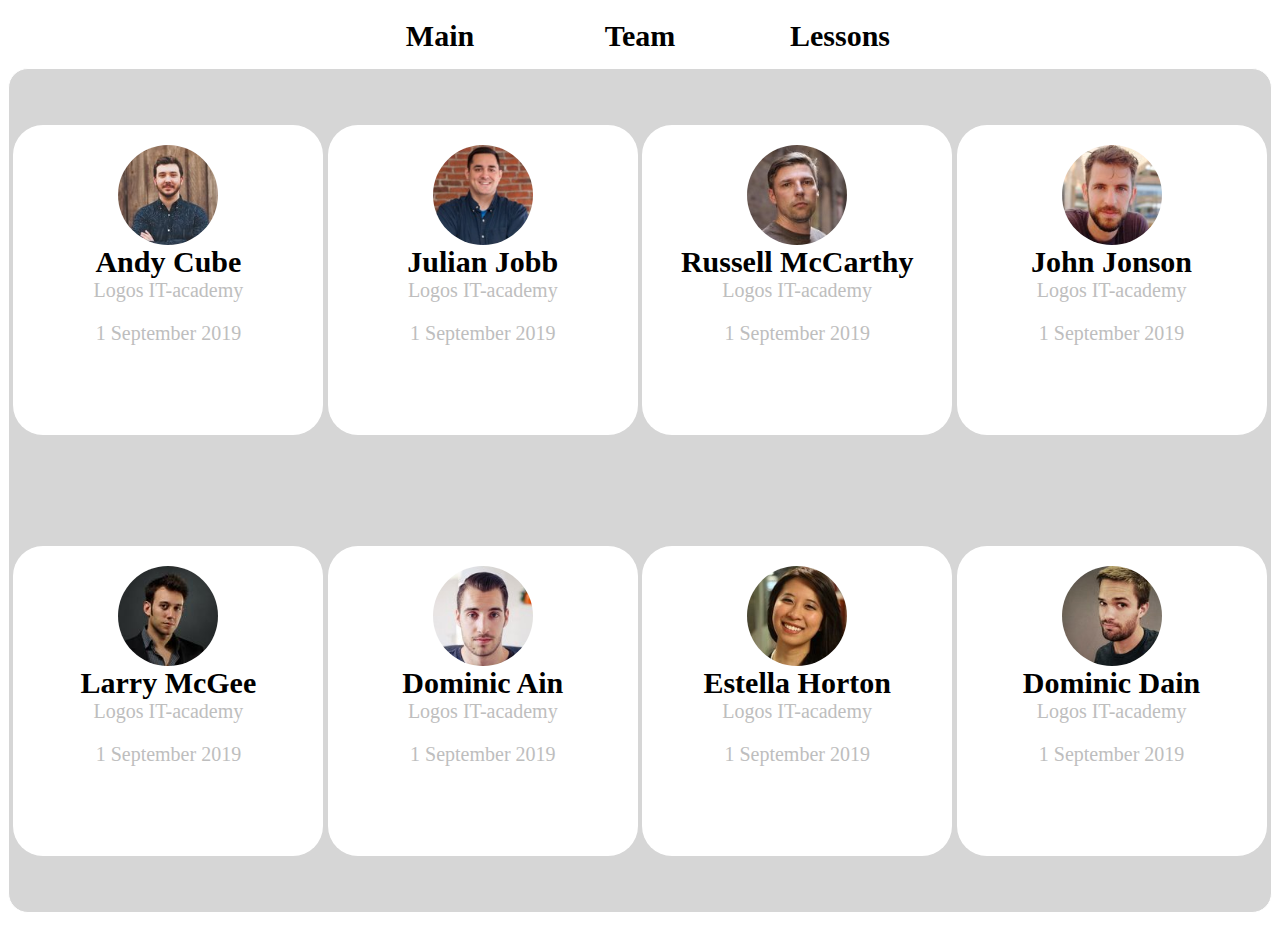
<file: Lesson_5/team.html>
<!DOCTYPE html>
<html lang="en">

<head>
    <meta charset="UTF-8">
    <meta http-equiv="X-UA-Compatible" content="IE=edge">
    <meta name="viewport" content="width=device-width, initial-scale=1.0">
    <link rel="stylesheet" href="./Styles/index.css">
    <title>Team page</title>
</head>

<body>

    <div class="menu_start">
        <table>
            <tr class="min">
                <td class="menu"><a href="index.html" class="a1">Main</a></td>
                <td class="menu"><a href="team.html" class="a1">Team</a></td>
                <td class="menu"><a href="./lessons.html" class="a1">Lessons</a></td>
            </tr>
        </table>
    </div>

    <div class="box_1">
        <div class="team_01">
            <div class="team">
                <div class="picture_02"><img class="picture_03" src="./Picture/trash-alt.svg" alt="#"></div>
                <div class="team1"><img class="picture_01" src="./Picture/1.jpg" alt="#"></div>
                <p class="p_1_2">Andy Cube</p>
                <p class="p_1">Logos IT-academy</p>
                <p class="p_1_1">1 September 2019</p>
            </div>
            <div class="team">
                <div class="picture_02"><img class="picture_03" src="./Picture/trash-alt.svg" alt="#"></div>
                <div class="team1"><img class="picture_01" src="./Picture/2.jpg" alt="#"></div>
                <p class="p_1_2">Julian Jobb</p>
                <p class="p_1">Logos IT-academy</p>
                <p class="p_1_1">1 September 2019</p>
            </div>
            <div class="team">
                <div class="picture_02"><img class="picture_03" src="./Picture/trash-alt.svg" alt="#"></div>
                <div class="team1"><img class="picture_01" src="./Picture/3.jpg" alt="#"></div>
                <p class="p_1_2">Russell McCarthy</p>
                <p class="p_1">Logos IT-academy</p>
                <p class="p_1_1">1 September 2019</p>
            </div>
            <div class="team">
                <div class="picture_02"><img class="picture_03" src="./Picture/trash-alt.svg" alt="#"></div>
                <div class="team1"><img class="picture_01" src="./Picture/4.jpg" alt="#"></div>
                <p class="p_1_2">John Jonson</p>
                <p class="p_1">Logos IT-academy</p>
                <p class="p_1_1">1 September 2019</p>
            </div>
        </div>
        <div class="team_02">
            <div class="team ">
                <div class="picture_02"><img class="picture_03" src="./Picture/trash-alt.svg" alt="#"></div>
                <div class="team1"><img class="picture_01" src="./Picture/5.jpg" alt="#"></div>
                <p class="p_1_2">Larry McGee</p>
                <p class="p_1">Logos IT-academy</p>
                <p class="p_1_1">1 September 2019</p>
            </div>
            <div class="team">
                <div class="picture_02"><img class="picture_03" src="./Picture/trash-alt.svg" alt="#"></div>
                <div class="team1"><img class="picture_01" src="./Picture/6.jpg" alt="#"></div>
                <p class="p_1_2">Dominic Ain</p>
                <p class="p_1">Logos IT-academy</p>
                <p class="p_1_1">1 September 2019</p>
            </div>
            <div class="team">
                <div class="picture_02"><img class="picture_03" src="./Picture/trash-alt.svg" alt="#"></div>
                <div class="team1"><img class="picture_01" src="./Picture/7.jpg" alt="#"></div>
                <p class="p_1_2">Estella Horton</p>
                <p class="p_1">Logos IT-academy</p>
                <p class="p_1_1">1 September 2019</p>
            </div>
            <div class="team">
                <div class="picture_02"><img class="picture_03" src="./Picture/trash-alt.svg" alt="#"></div>
                <div class="team1"><img class="picture_01" src="./Picture/8.jpg" alt="#"></div>
                <p class="p_1_2">Dominic Dain</p>
                <p class="p_1">Logos IT-academy</p>
                <p class="p_1_1">1 September 2019</p>
            </div>
        </div>
    </div>

</body>

</html>
</file>
<file: Lesson_4/styles/index.css>
@import url(fonts.css);
@import url(./styles.css);
</file>
<file: Lesson_5/Styles/index.css>
@import url(./Fonts.css);
@import url(./styles.css);
</file>
